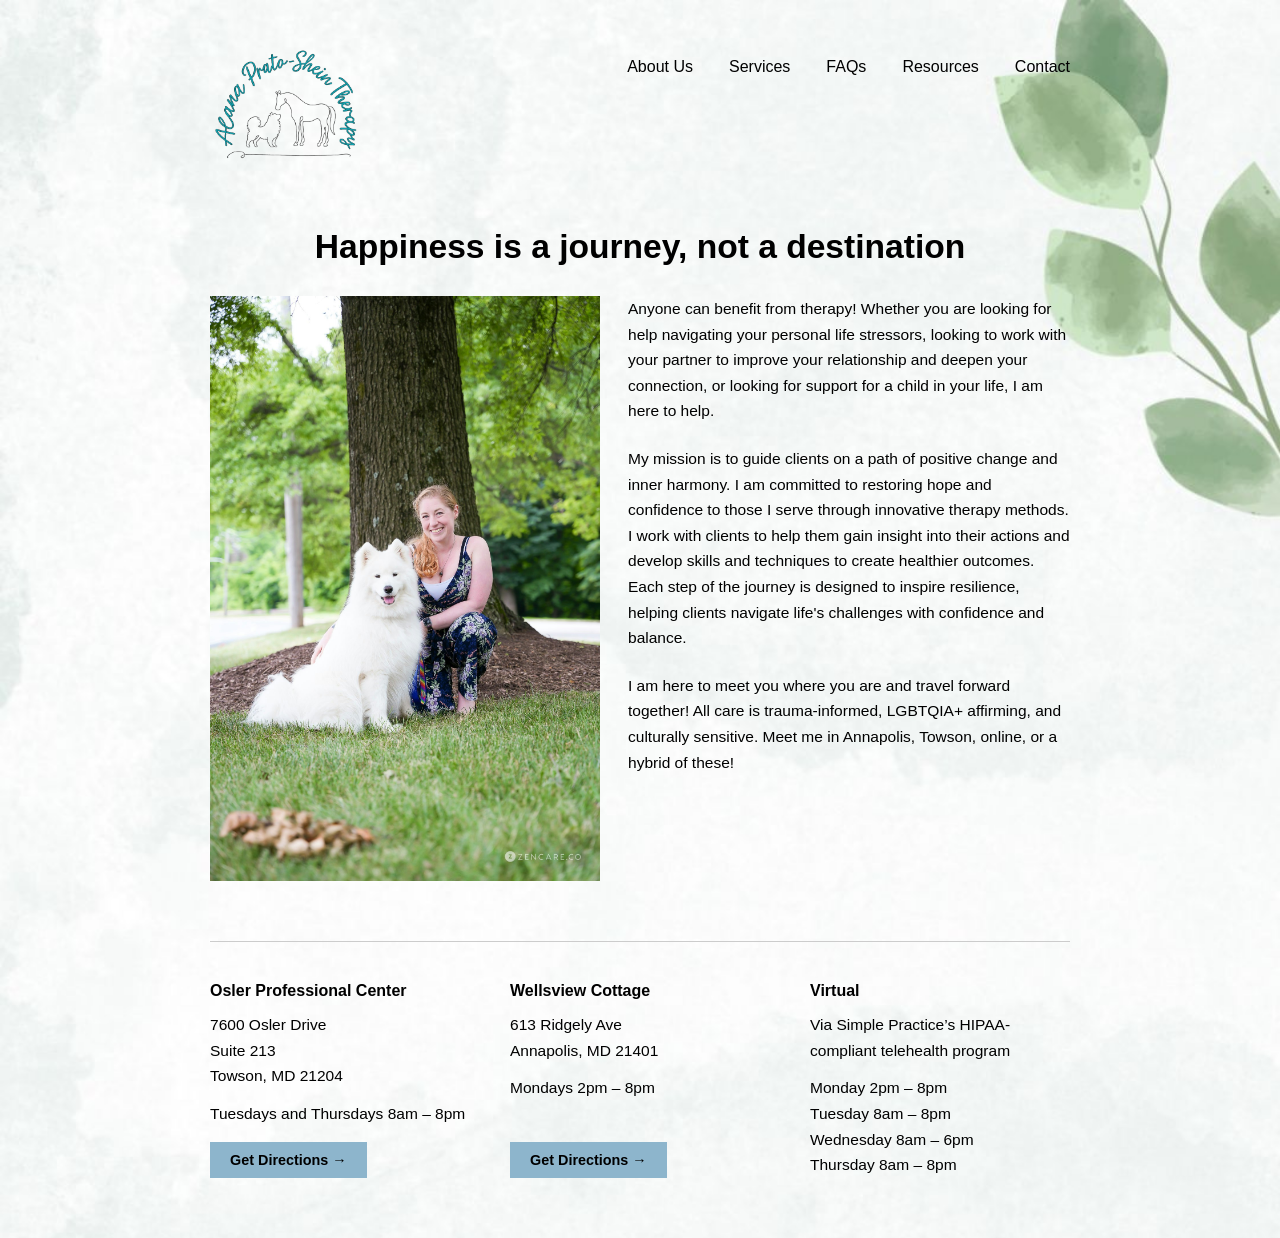
<file: index.html>
<!DOCTYPE html>
<html lang="en">
<head>
    <meta charset="UTF-8">
    <meta name="viewport" content="width=device-width, initial-scale=1.0">
    <meta name="referrer" content="no-referrer">
    <title>Alana Prato-Shein Therapy</title>
    <link rel="icon" type="image/png" href="favicon.png">
    <link rel="stylesheet" href="styles.css">
    <meta http-equiv="Content-Security-Policy" content="default-src 'none'; style-src 'self'; img-src 'self'; form-action https://formspree.io/f/mlgkorbk; base-uri 'self';">
</head>
<body class="page-index">

    <header>
        <div class="logo">
            <a href="/">
                <img src="logofinal.png" alt="Alana Prato-Shein Therapy">
            </a>
        </div>

        <nav>
            <a href="about.html">About Us</a>
            <a href="services.html">Services</a>
            <a href="faqs.html">FAQs</a>
            <a href="resources.html">Resources</a>
            <a href="contact.html">Contact</a>
        </nav>
    </header>

    <main>
        <h1>Happiness is a journey, not a destination</h1>

        <div class="content">
            <div class="photo">
                <img src="alana-and-dog.jpg" alt="Alana Prato-Shein with her dog">
            </div>

            <div class="text">
                <p>Anyone can benefit from therapy! Whether you are looking for help navigating your personal life stressors, looking to work with your partner to improve your relationship and deepen your connection, or looking for support for a child in your life, I am here to help.</p>

                <p>My mission is to guide clients on a path of positive change and inner harmony. I am committed to restoring hope and confidence to those I serve through innovative therapy methods. I work with clients to help them gain insight into their actions and develop skills and techniques to create healthier outcomes. Each step of the journey is designed to inspire resilience, helping clients navigate life's challenges with confidence and balance.</p>

                <p>I am here to meet you where you are and travel forward together! All care is trauma-informed, LGBTQIA+ affirming, and culturally sensitive. Meet me in Annapolis, Towson, online, or a hybrid of these!</p>
            </div>
        </div>

        <div class="locations">
            <div class="location">
                <h3>Osler Professional Center</h3>
                <address>
                    7600 Osler Drive<br>
                    Suite 213<br>
                    Towson, MD 21204
                </address>
                <div class="hours">
                    Tuesdays and Thursdays 8am &ndash; 8pm
                </div>
                <div class="map-link">
                    <a class="map-directions" href="https://maps.google.com/maps?q=7600+Osler+Drive+Suite+213+Towson+MD+21204" target="_blank" rel="noopener noreferrer">Get Directions &rarr;</a>
                </div>
            </div>

            <div class="location">
                <h3>Wellsview Cottage</h3>
                <address>
                    613 Ridgely Ave<br>
                    Annapolis, MD 21401
                </address>
                <div class="hours">
                    Mondays 2pm &ndash; 8pm
                </div>
                <div class="map-link">
                    <a class="map-directions" href="https://maps.google.com/maps?q=613+Ridgely+Ave+Annapolis+MD+21401" target="_blank" rel="noopener noreferrer">Get Directions &rarr;</a>
                </div>
            </div>

            <div class="location">
                <h3>Virtual</h3>
                <address>
                    Via Simple Practice&rsquo;s HIPAA-compliant telehealth program
                </address>
                <div class="hours">
                    Monday 2pm &ndash; 8pm<br>
                    Tuesday 8am &ndash; 8pm<br>
                    Wednesday 8am &ndash; 6pm<br>
                    Thursday 8am &ndash; 8pm
                </div>
            </div>
        </div>
    </main>

</body>
</html>
</file>
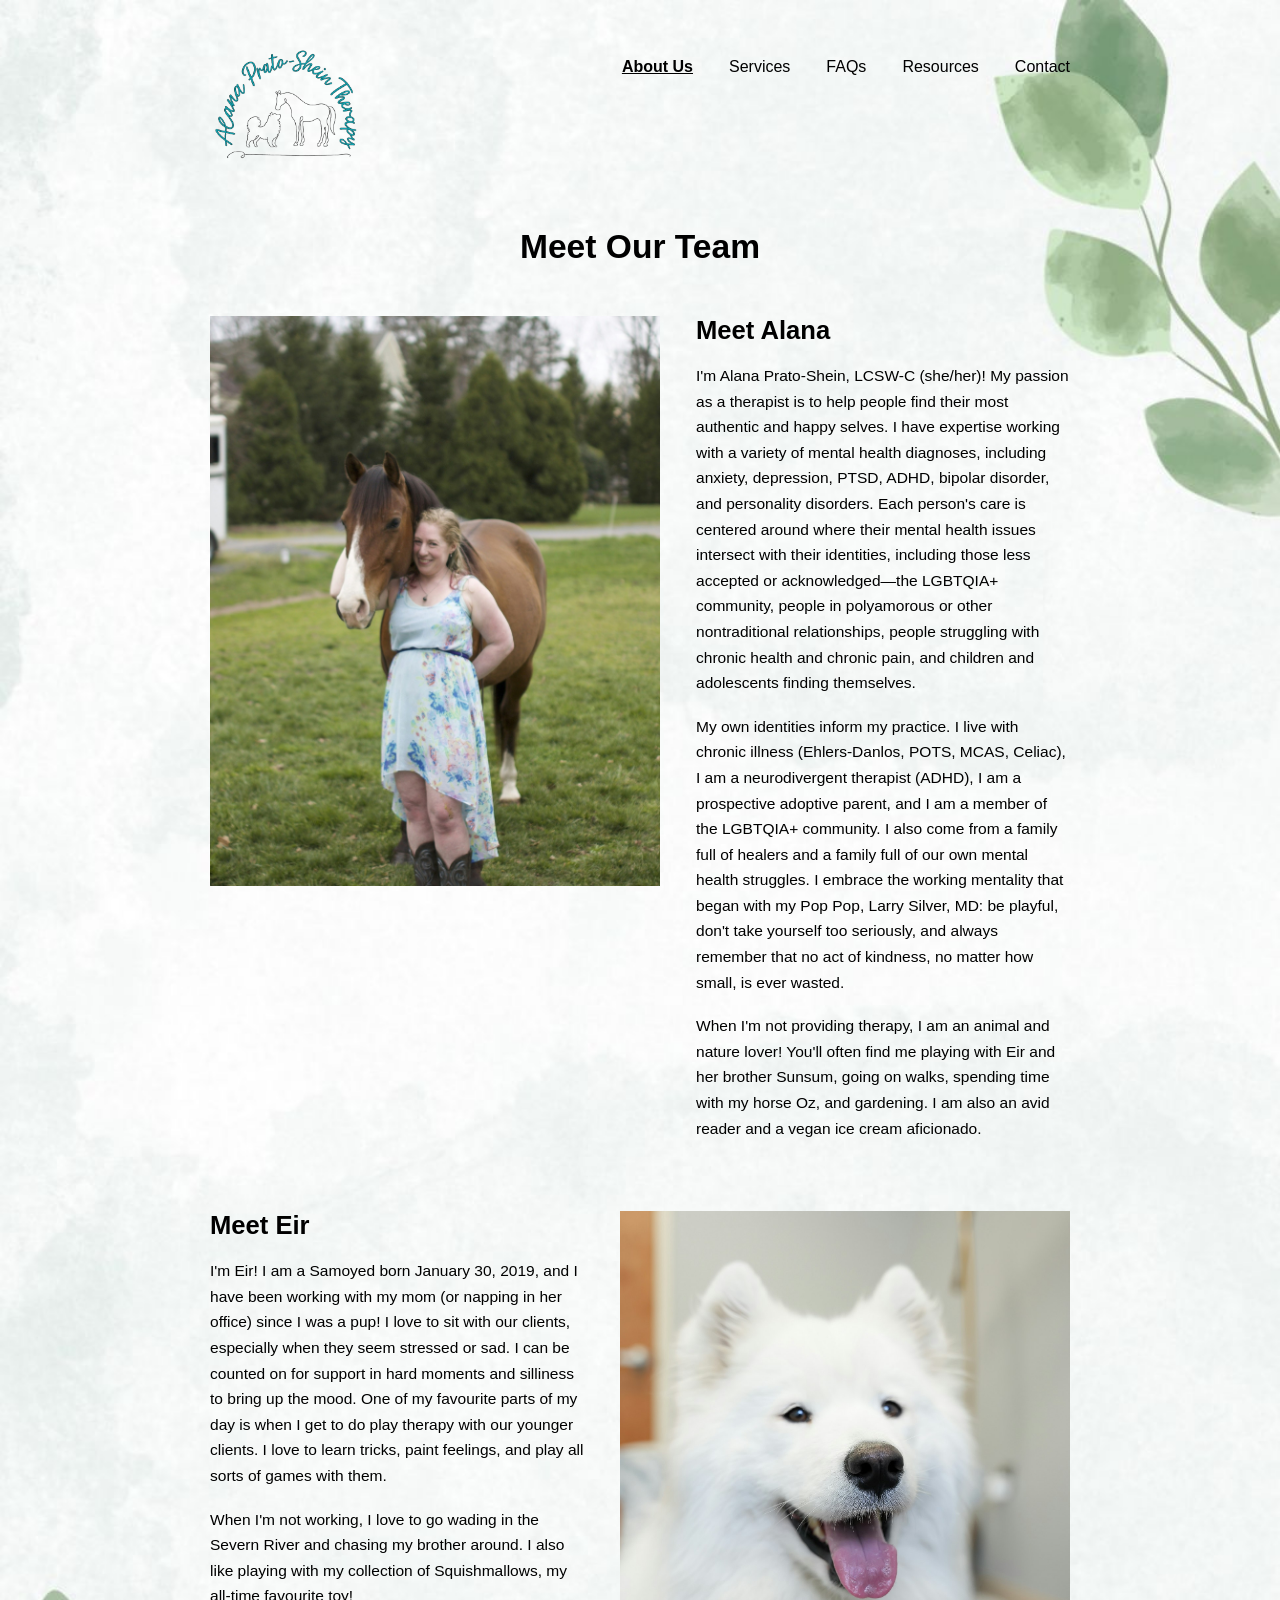
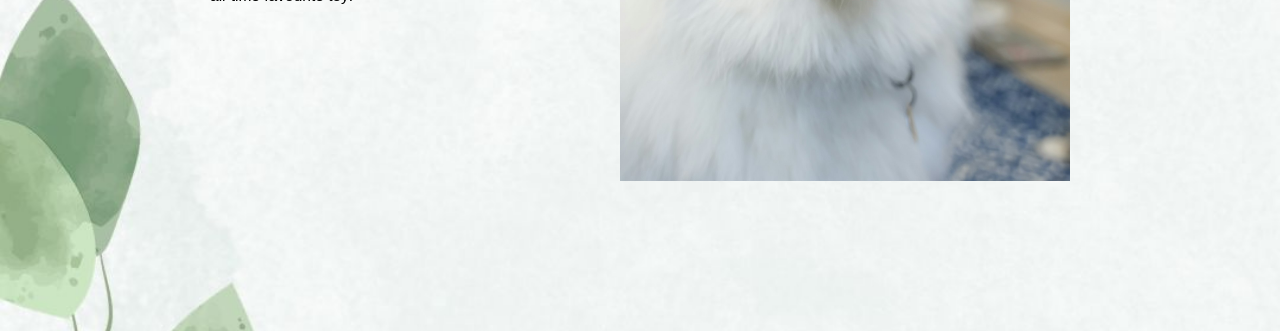
<file: about.html>
<!DOCTYPE html>
<html lang="en">
<head>
    <meta charset="UTF-8">
    <meta name="viewport" content="width=device-width, initial-scale=1.0">
    <meta name="referrer" content="no-referrer">
    <title>About Us – Alana Prato-Shein Therapy</title>
    <link rel="icon" type="image/png" href="favicon.png">
    <link rel="stylesheet" href="styles.css">
    <meta http-equiv="Content-Security-Policy" content="default-src 'none'; style-src 'self'; img-src 'self'; form-action https://formspree.io/f/mlgkorbk; base-uri 'self';">
</head>
<body>

    <header>
        <div class="logo">
            <a href="index.html">
                <img src="logofinal.png" alt="Alana Prato-Shein Therapy">
            </a>
        </div>

        <nav>
            <a href="about.html" class="active">About Us</a>
            <a href="services.html">Services</a>
            <a href="faqs.html">FAQs</a>
            <a href="resources.html">Resources</a>
            <a href="contact.html">Contact</a>
        </nav>
    </header>

    <main>
        <h1>Meet Our Team</h1>

        <!-- Alana: photo left, text right -->
        <div class="profile">
            <div class="profile-photo">
                <img src="alana-with-oz.jpg" alt="Alana Prato-Shein with her horse Oz">
            </div>
            <div class="profile-text">
                <h2>Meet Alana</h2>
                <p>I'm Alana Prato-Shein, LCSW-C (she/her)! My passion as a therapist is to help people find their most authentic and happy selves. I have expertise working with a variety of mental health diagnoses, including anxiety, depression, PTSD, ADHD, bipolar disorder, and personality disorders. Each person's care is centered around where their mental health issues intersect with their identities, including those less accepted or acknowledged&mdash;the LGBTQIA+ community, people in polyamorous or other nontraditional relationships, people struggling with chronic health and chronic pain, and children and adolescents finding themselves.</p>
                <p>My own identities inform my practice. I live with chronic illness (Ehlers-Danlos, POTS, MCAS, Celiac), I am a neurodivergent therapist (ADHD), I am a prospective adoptive parent, and I am a member of the LGBTQIA+ community. I also come from a family full of healers and a family full of our own mental health struggles. I embrace the working mentality that began with my Pop Pop, Larry Silver, MD: be playful, don't take yourself too seriously, and always remember that no act of kindness, no matter how small, is ever wasted.</p>
                <p>When I'm not providing therapy, I am an animal and nature lover! You'll often find me playing with Eir and her brother Sunsum, going on walks, spending time with my horse Oz, and gardening. I am also an avid reader and a vegan ice cream aficionado.</p>
            </div>
        </div>

        <!-- Eir: text left, photo right -->
        <div class="profile reverse">
            <div class="profile-photo">
                <img src="eir.jpg" alt="Eir the Samoyed therapy dog">
            </div>
            <div class="profile-text">
                <h2>Meet Eir</h2>
                <p>I'm Eir! I am a Samoyed born January 30, 2019, and I have been working with my mom (or napping in her office) since I was a pup! I love to sit with our clients, especially when they seem stressed or sad. I can be counted on for support in hard moments and silliness to bring up the mood. One of my favourite parts of my day is when I get to do play therapy with our younger clients. I love to learn tricks, paint feelings, and play all sorts of games with them.</p>
                <p>When I'm not working, I love to go wading in the Severn River and chasing my brother around. I also like playing with my collection of Squishmallows, my all-time favourite toy!</p>
            </div>
        </div>
    </main>

</body>
</html>
</file>
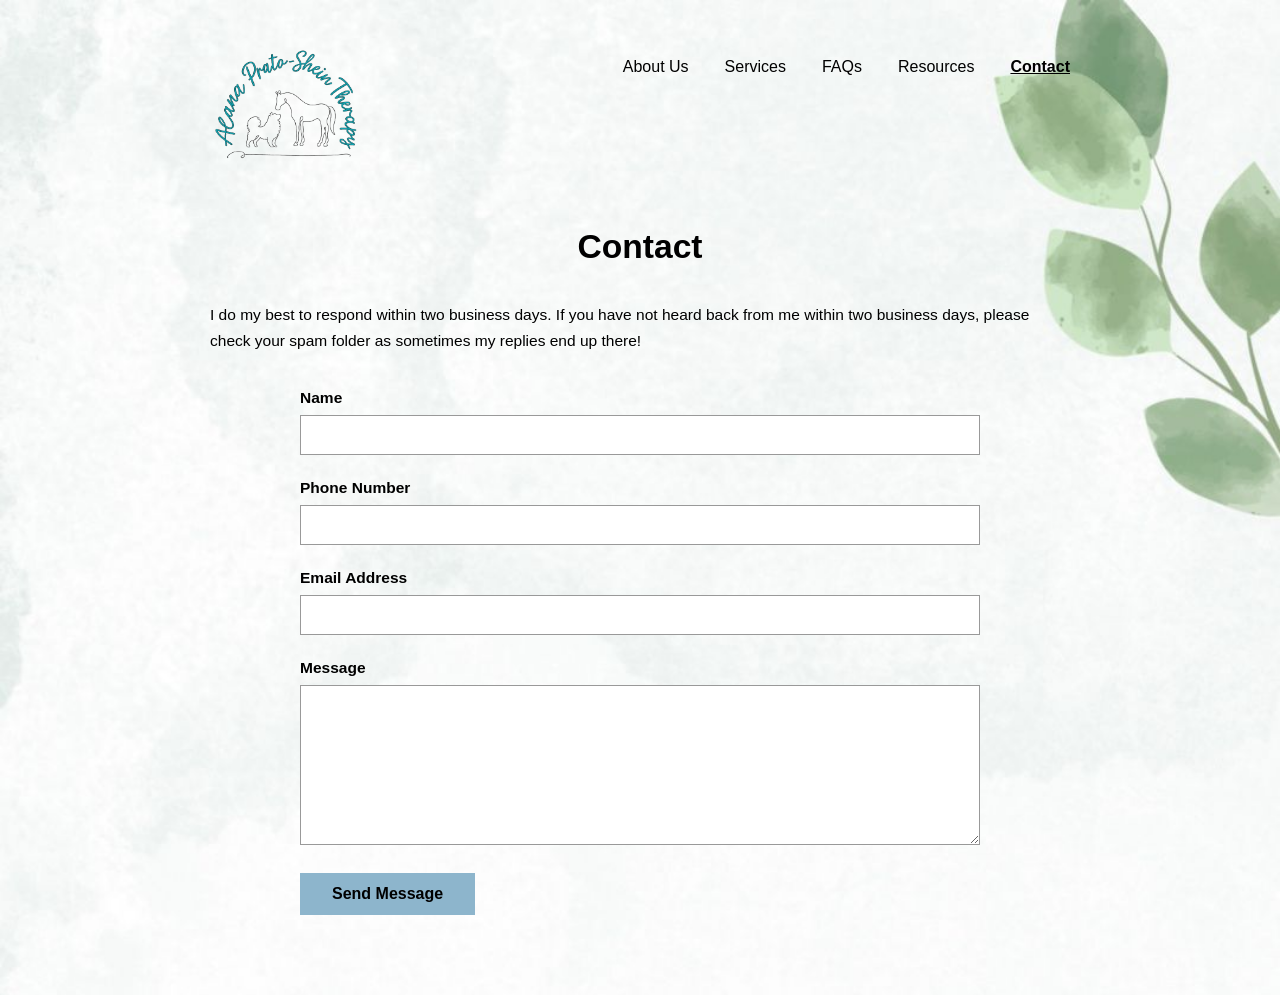
<file: contact.html>
<!DOCTYPE html>
<html lang="en">
<head>
    <meta charset="UTF-8">
    <meta name="viewport" content="width=device-width, initial-scale=1.0">
    <meta name="referrer" content="no-referrer">
    <title>Contact – Alana Prato-Shein Therapy</title>
    <link rel="icon" type="image/png" href="favicon.png">
    <link rel="stylesheet" href="styles.css">
    <meta http-equiv="Content-Security-Policy" content="default-src 'none'; style-src 'self'; img-src 'self'; form-action https://formspree.io/f/mlgkorbk; base-uri 'self';">
</head>
<body class="page-contact">

    <header>
        <div class="logo">
            <a href="index.html">
                <img src="logofinal.png" alt="Alana Prato-Shein Therapy">
            </a>
        </div>

        <nav>
            <a href="about.html">About Us</a>
            <a href="services.html">Services</a>
            <a href="faqs.html">FAQs</a>
            <a href="resources.html">Resources</a>
            <a href="contact.html" class="active">Contact</a>
        </nav>
    </header>

    <main>
        <h1>Contact</h1>

        <p class="contact-intro">I do my best to respond within two business days. If you have not heard back from me within two business days, please check your spam folder as sometimes my replies end up there!</p>

        <form class="contact-form" method="POST" action="https://formspree.io/f/mlgkorbk">

            <div class="form-group">
                <label for="name">Name</label>
                <input type="text" id="name" name="name" required>
            </div>

            <div class="form-group">
                <label for="phone">Phone Number</label>
                <input type="tel" id="phone" name="phone" required>
            </div>

            <div class="form-group">
                <label for="email">Email Address</label>
                <input type="email" id="email" name="email" required>
            </div>

            <div class="form-group">
                <label for="message">Message</label>
                <textarea id="message" name="message" required></textarea>
            </div>

            <input type="text" name="_gotcha" class="honeypot" tabindex="-1" autocomplete="off">

            <button type="submit" class="form-submit">Send Message</button>

        </form>
    </main>

</body>
</html>
</file>
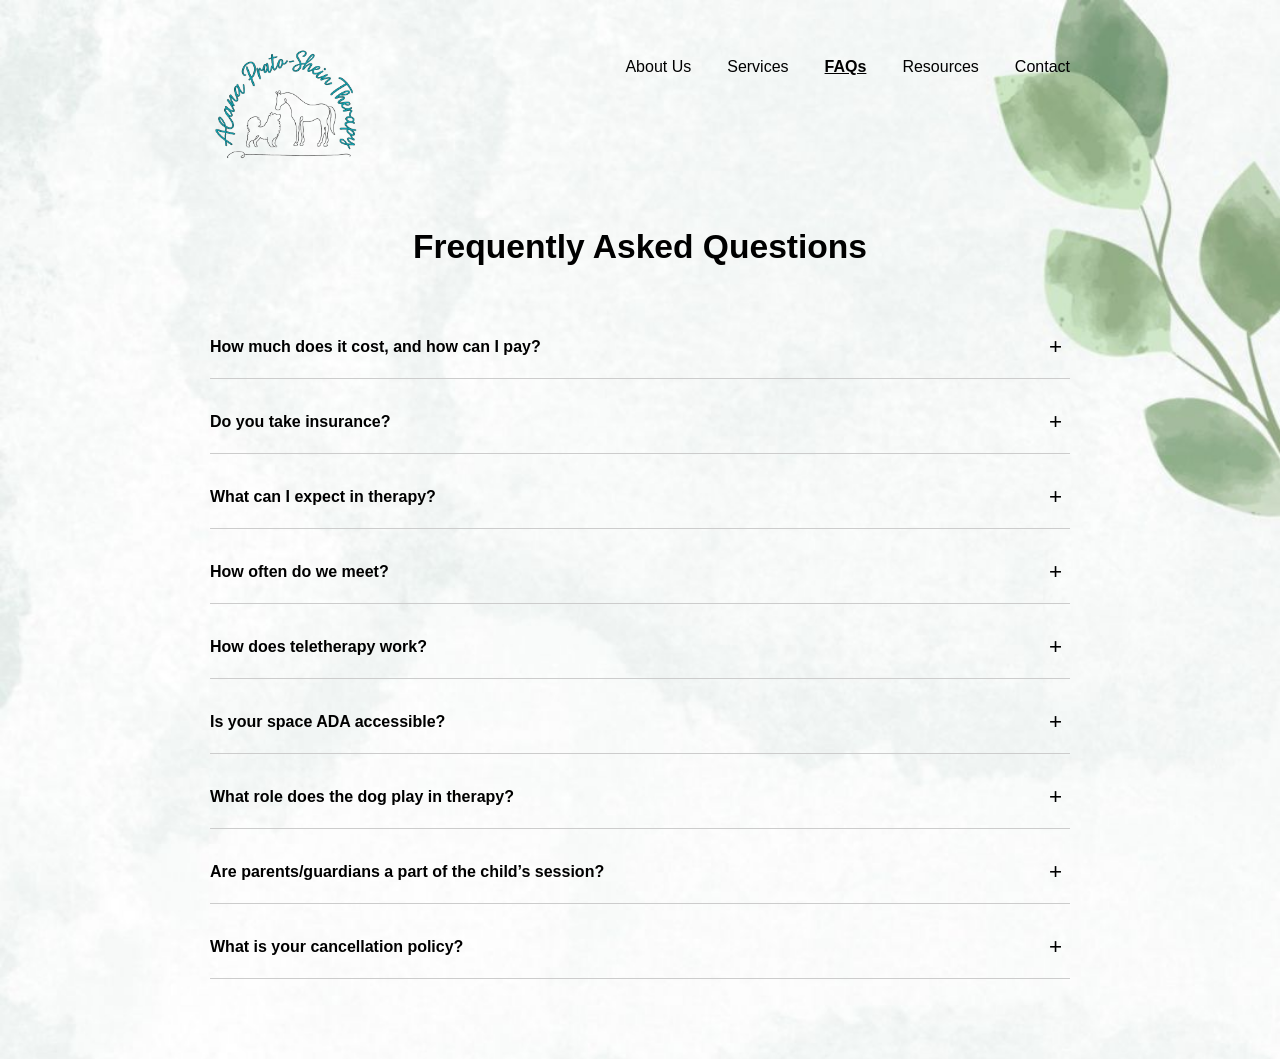
<file: faqs.html>
<!DOCTYPE html>
<html lang="en">
<head>
    <meta charset="UTF-8">
    <meta name="viewport" content="width=device-width, initial-scale=1.0">
    <meta name="referrer" content="no-referrer">
    <title>FAQs – Alana Prato-Shein Therapy</title>
    <link rel="icon" type="image/png" href="favicon.png">
    <link rel="stylesheet" href="styles.css">
    <meta http-equiv="Content-Security-Policy" content="default-src 'none'; style-src 'self'; img-src 'self'; form-action https://formspree.io/f/mlgkorbk; base-uri 'self';">
</head>
<body>

    <header>
        <div class="logo">
            <a href="index.html">
                <img src="logofinal.png" alt="Alana Prato-Shein Therapy">
            </a>
        </div>

        <nav>
            <a href="about.html">About Us</a>
            <a href="services.html">Services</a>
            <a href="faqs.html" class="active">FAQs</a>
            <a href="resources.html">Resources</a>
            <a href="contact.html">Contact</a>
        </nav>
    </header>

    <main>
        <h1>Frequently Asked Questions</h1>

        <div class="faq-list">

            <details>
                <summary>How much does it cost, and how can I pay?</summary>
                <div class="faq-body">
                    <p>Intake sessions for individual clients cost $200, and all sessions following the intake cost $185 per session. All couples sessions cost $250 per session. I have a limited number of sliding scale spaces available&mdash;if cost is a prohibitive factor, let&rsquo;s talk and see if we can find a solution.</p>
                    <p>If you are paying by card (to include debit cards, HSA, FSA, etc.) there is a small fee to counter the surcharge for the program Stripe. This fee is $3 for charges between $100 and $199 and $5 for charges between $200 and $299.</p>
                </div>
            </details>

            <details>
                <summary>Do you take insurance?</summary>
                <div class="faq-body">
                    <p>I am an &ldquo;out-of-network&rdquo; provider and do not accept insurance at my practice. If you have out-of-network benefits, I am happy to provide a superbill after each session, which you can submit to your insurance for reimbursement. To find out about your benefits, I recommend calling the customer service number on the back of your insurance card and asking them the following questions:</p>
                    <ul>
                        <li>What is my co-insurance or copay for out-of-network sessions?</li>
                        <li>What is my out-of-network deductible and has it been met?</li>
                        <li>What is my out-of-pocket max and has it been met?</li>
                        <li>How many sessions does my plan cover per year?</li>
                        <li>What is the out-of-network allowed amount per individual therapy session (CPT code 90837) / family (couples) therapy (CPT code 90847)?</li>
                        <li>Do I need a referral from an in-network provider to see an out-of-network provider?</li>
                    </ul>
                </div>
            </details>

            <details>
                <summary>What can I expect in therapy?</summary>
                <div class="faq-body">
                    <p>Sessions are based on the individual or individuals and vary! In talk therapy, much of my focus is on examining relationships and behavioral patterns from your earlier life, exploring how this informs your current relationships and behaviors, and developing skills to help manage symptoms and change patterns.</p>
                    <p>Play therapy works and looks quite different. While we might do some talking to process the experience and piece things together, a lot of the therapy comes from the expression and the metaphors within the play! Similarly, a lot of the skills arise as part of the games we play.</p>
                </div>
            </details>

            <details>
                <summary>How often do we meet?</summary>
                <div class="faq-body">
                    <p>This is also different for everyone! Most of my individual patients meet once a week or every other week. Most couples meet every other week to once a month. I often recommend more frequency at the beginning of our work or when you are in a particularly difficult time, and then spacing our sessions a bit farther apart as you begin to feel you are in a better space.</p>
                </div>
            </details>

            <details>
                <summary>How does teletherapy work?</summary>
                <div class="faq-body">
                    <p>I utilize a telehealth platform through Simple Practice, the same program you will have access to for your documents and appointment reminders! This program is HIPAA-compliant and can be used on a computer, phone, or tablet. You will receive a link for the video appointment approximately 5&ndash;10 minutes prior to your session. I ask that, unless we have previously discussed this, your camera be on for the session so that we can both be fully engaged.</p>
                </div>
            </details>

            <details>
                <summary>Is your space ADA accessible?</summary>
                <div class="faq-body">
                    <p>The Towson office is fully ADA accessible. The Annapolis office does have stairs to our normal room&mdash;if this creates a problem for you, there are other spaces available that we can use! Please let me know in advance so I can accommodate your needs.</p>
                </div>
            </details>

            <details>
                <summary>What role does the dog play in therapy?</summary>
                <div class="faq-body">
                    <p>For talk therapy sessions, Eir is there more as a comfort and support. Her reactions can also provide feedback to the emotions you are expressing, whether or not you are conscious of them!</p>
                    <p>In canine-assisted play therapy, Eir takes a more active role. She is often directly involved in the activities the child is engaged in. This involvement is intentional and a part of the therapy.</p>
                    <p>Eir will always have a space in the office where she can go to rest and disengage if she needs to. Clients are made aware that when she goes to this space, we respect her boundaries and wait for her to choose to re-engage. Eir will always have access to water and potty breaks when at the office.</p>
                </div>
            </details>

            <details>
                <summary>Are parents/guardians a part of the child&rsquo;s session?</summary>
                <div class="faq-body">
                    <p>With younger kids in play therapy, accompanying adults will always be invited into the first session to allow the child to become comfortable in a new space. When the child is comfortable, they are allowed to boot you out! Some activities may include the family if it is therapeutically appropriate. If concerning patterns arise, I will reserve the end of the session for talking to the adult(s) (with or without the child present).</p>
                    <p>For older children and teens, I like to invite the adults into the initial session so we can all go over confidentiality together. While confidentiality laws do not prevent parents/guardians from accessing their child&rsquo;s information, I feel it is important for the child to have some autonomy in their own therapy. In this initial session, we will discuss things that I will inform their adults about (self-harm, behavior that is endangering their safety, suicidality that requires a higher level of care) and how they can be a part of this information sharing.</p>
                </div>
            </details>

            <details>
                <summary>What is your cancellation policy?</summary>
                <div class="faq-body">
                    <p>Life happens! I ask that all sessions be cancelled at least 24 hours prior to the session&rsquo;s scheduled start time. Canceling before this window carries no cancellation fee. Late cancellations and no-shows will be charged the full session price unless they are able to reschedule for the same week.</p>
                    <p>I understand that emergencies arise and do my best to be flexible in those situations. I also understand that people with chronic health issues can also have symptoms arise very abruptly. Communication is key! The sooner you let me know what is going on, the better I can work with you to find a solution.</p>
                </div>
            </details>

        </div>
    </main>

</body>
</html>
</file>
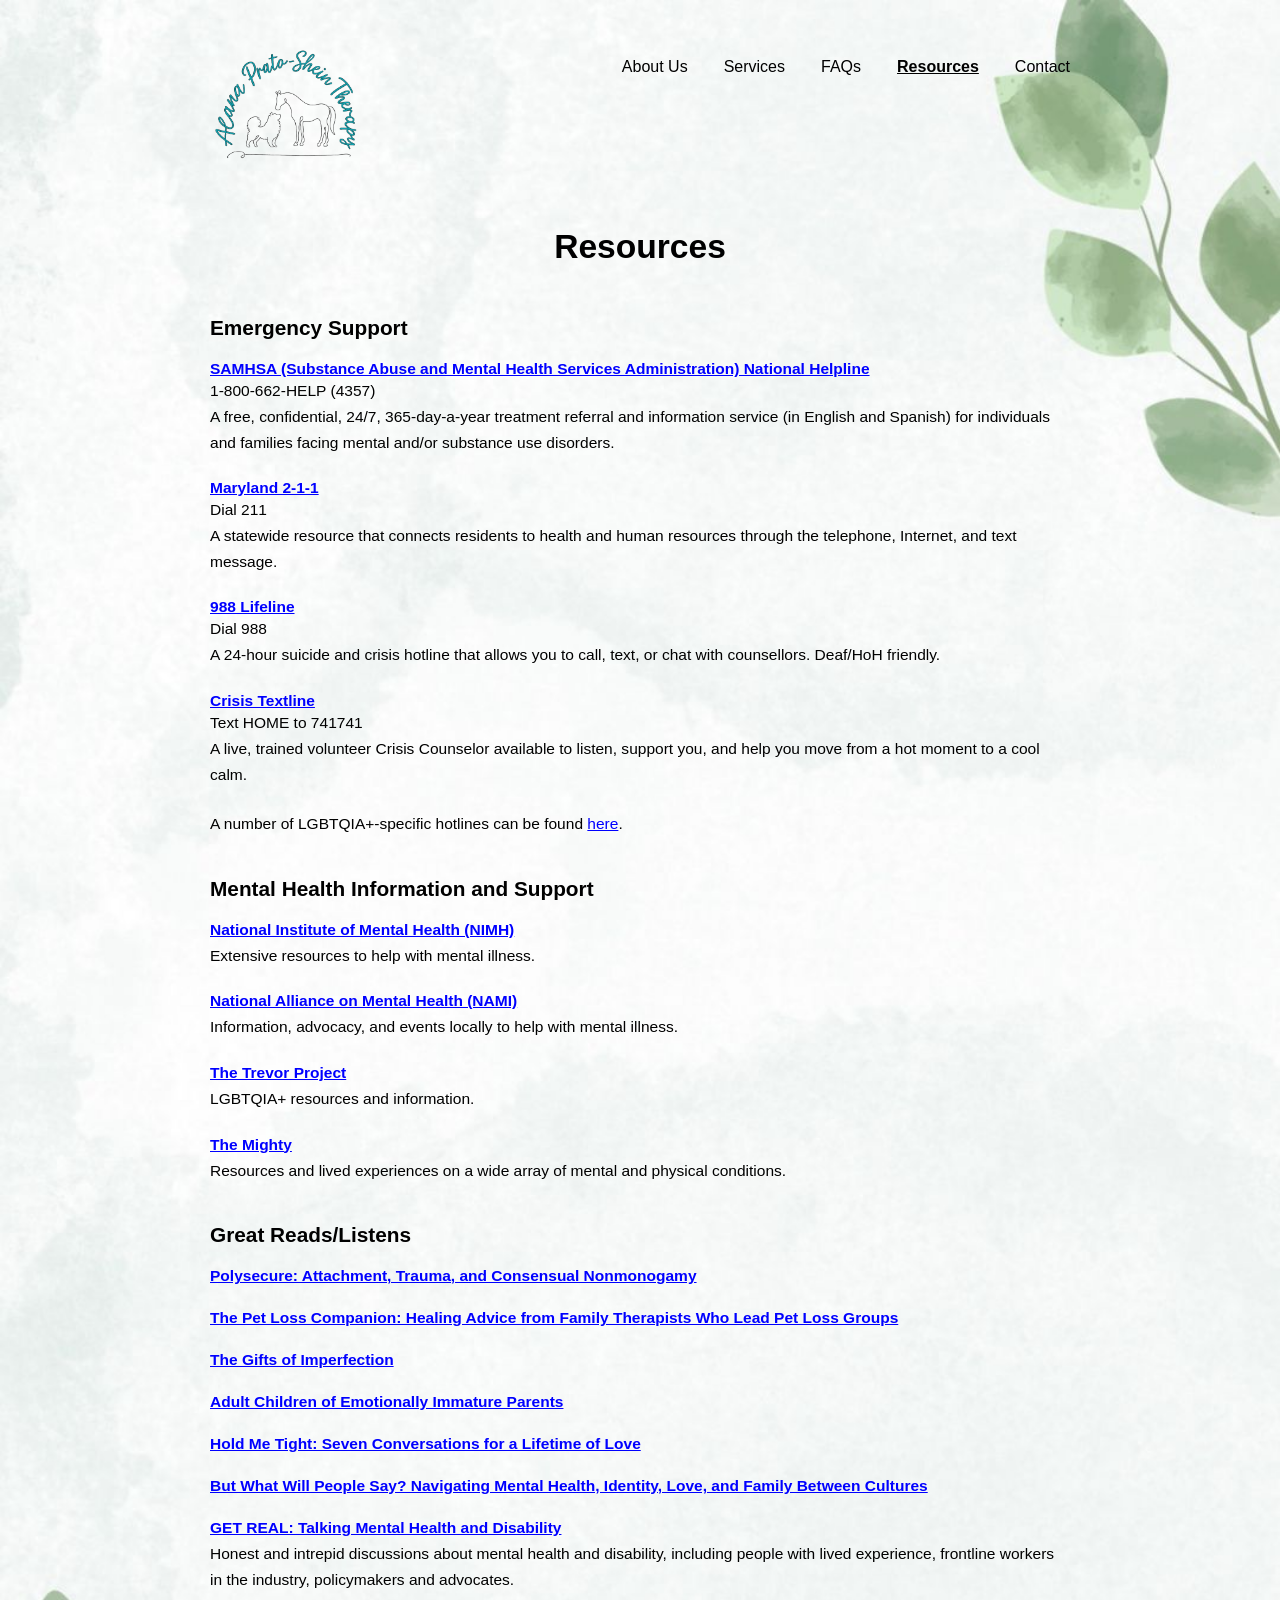
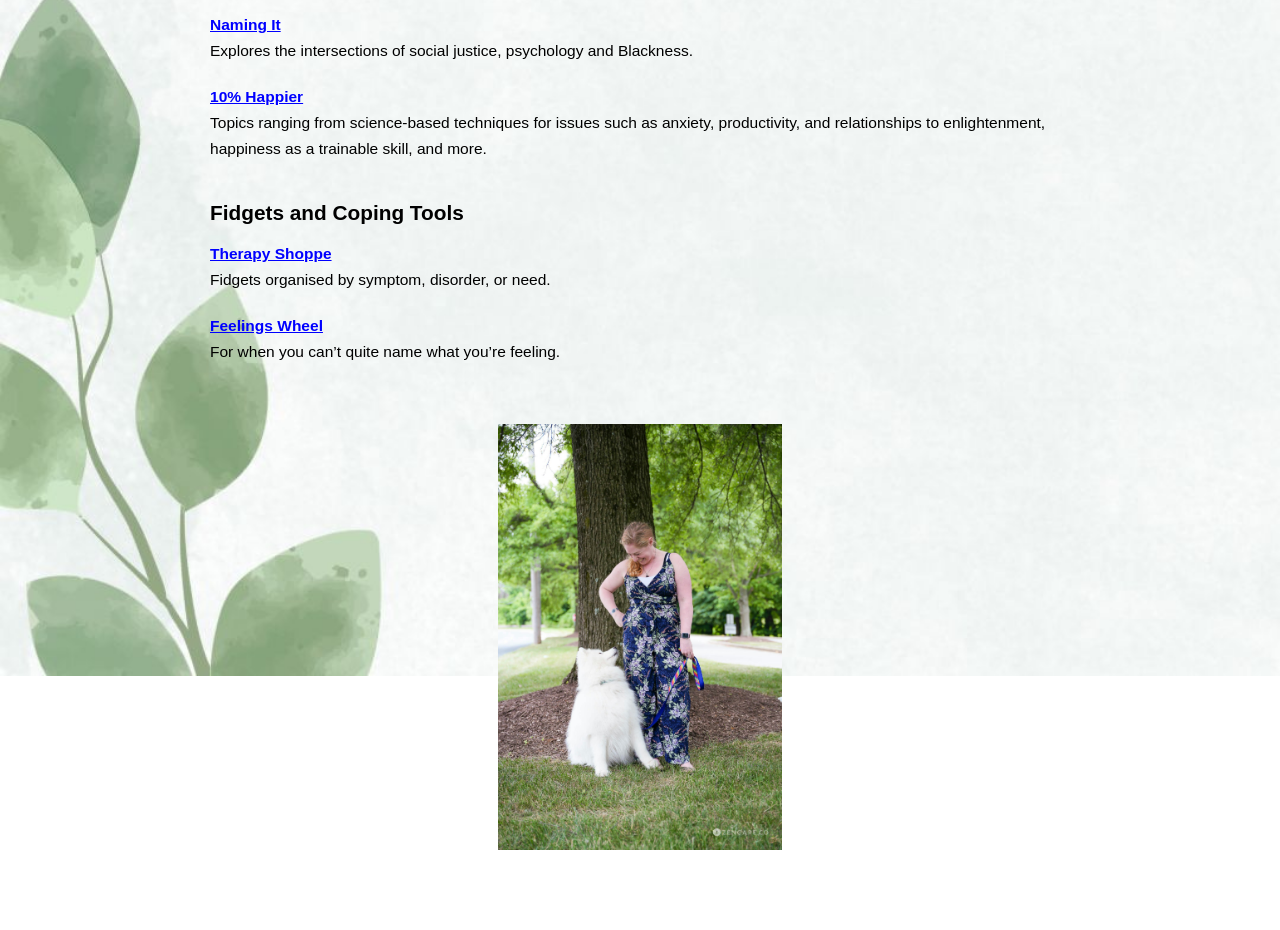
<file: resources.html>
<!DOCTYPE html>
<html lang="en">
<head>
    <meta charset="UTF-8">
    <meta name="viewport" content="width=device-width, initial-scale=1.0">
    <meta name="referrer" content="no-referrer">
    <title>Resources – Alana Prato-Shein Therapy</title>
    <link rel="icon" type="image/png" href="favicon.png">
    <link rel="stylesheet" href="styles.css">
    <meta http-equiv="Content-Security-Policy" content="default-src 'none'; style-src 'self'; img-src 'self'; form-action https://formspree.io/f/mlgkorbk; base-uri 'self';">
</head>
<body>

    <header>
        <div class="logo">
            <a href="index.html">
                <img src="logofinal.png" alt="Alana Prato-Shein Therapy">
            </a>
        </div>

        <nav>
            <a href="about.html">About Us</a>
            <a href="services.html">Services</a>
            <a href="faqs.html">FAQs</a>
            <a href="resources.html" class="active">Resources</a>
            <a href="contact.html">Contact</a>
        </nav>
    </header>

    <main>
        <h1>Resources</h1>

        <h2>Emergency Support</h2>

        <div class="resource-entry">
            <div class="resource-name"><a href="https://www.samhsa.gov/find-help/helplines/national-helpline" rel="noopener noreferrer">SAMHSA (Substance Abuse and Mental Health Services Administration) National Helpline</a></div>
            <div class="resource-contact">1-800-662-HELP (4357)</div>
            <div class="resource-desc">A free, confidential, 24/7, 365-day-a-year treatment referral and information service (in English and Spanish) for individuals and families facing mental and/or substance use disorders.</div>
        </div>

        <div class="resource-entry">
            <div class="resource-name"><a href="https://211md.org/resources/" rel="noopener noreferrer">Maryland 2-1-1</a></div>
            <div class="resource-contact">Dial 211</div>
            <div class="resource-desc">A statewide resource that connects residents to health and human resources through the telephone, Internet, and text message.</div>
        </div>

        <div class="resource-entry">
            <div class="resource-name"><a href="https://988lifeline.org/" rel="noopener noreferrer">988 Lifeline</a></div>
            <div class="resource-contact">Dial 988</div>
            <div class="resource-desc">A 24-hour suicide and crisis hotline that allows you to call, text, or chat with counsellors. Deaf/HoH friendly.</div>
        </div>

        <div class="resource-entry">
            <div class="resource-name"><a href="https://www.crisistextline.org/" rel="noopener noreferrer">Crisis Textline</a></div>
            <div class="resource-contact">Text HOME to 741741</div>
            <div class="resource-desc">A live, trained volunteer Crisis Counselor available to listen, support you, and help you move from a hot moment to a cool calm.</div>
        </div>

        <div class="resource-note">A number of LGBTQIA+-specific hotlines can be found <a href="https://ostem.org/page/crisis-hotlines" rel="noopener noreferrer">here</a>.</div>

        <h2>Mental Health Information and Support</h2>

        <div class="resource-entry">
            <div class="resource-name"><a href="https://www.nimh.nih.gov/health/find-help" rel="noopener noreferrer">National Institute of Mental Health (NIMH)</a></div>
            <div class="resource-desc">Extensive resources to help with mental illness.</div>
        </div>

        <div class="resource-entry">
            <div class="resource-name"><a href="https://namimd.org/about-nami-md/" rel="noopener noreferrer">National Alliance on Mental Health (NAMI)</a></div>
            <div class="resource-desc">Information, advocacy, and events locally to help with mental illness.</div>
        </div>

        <div class="resource-entry">
            <div class="resource-name"><a href="https://www.thetrevorproject.org/" rel="noopener noreferrer">The Trevor Project</a></div>
            <div class="resource-desc">LGBTQIA+ resources and information.</div>
        </div>

        <div class="resource-entry">
            <div class="resource-name"><a href="https://themighty.com/" rel="noopener noreferrer">The Mighty</a></div>
            <div class="resource-desc">Resources and lived experiences on a wide array of mental and physical conditions.</div>
        </div>

        <h2>Great Reads/Listens</h2>

        <div class="resource-entry">
            <div class="resource-name"><a href="https://bookshop.org/p/books/polysecure-attachment-trauma-and-consensual-nonmonogamy-jessica-fern/3871723b9baf49f9?ean=9781944934989&next=t" rel="noopener noreferrer">Polysecure: Attachment, Trauma, and Consensual Nonmonogamy</a></div>
        </div>

        <div class="resource-entry">
            <div class="resource-name"><a href="https://bookshop.org/p/books/the-pet-loss-companion-healing-advice-from-family-therapists-who-lead-pet-loss-groups/8010439792c26d37?ean=9781484918265&next=t" rel="noopener noreferrer">The Pet Loss Companion: Healing Advice from Family Therapists Who Lead Pet Loss Groups</a></div>
        </div>

        <div class="resource-entry">
            <div class="resource-name"><a href="https://bookshop.org/p/books/the-gifts-of-imperfection-let-go-of-who-you-think-you-re-supposed-to-be-and-embrace-who-you-are-bren-brown-ph-d-l-m-s-w/0c28b58a95a5353f?ean=9781592859894&next=t" rel="noopener noreferrer">The Gifts of Imperfection</a></div>
        </div>

        <div class="resource-entry">
            <div class="resource-name"><a href="https://bookshop.org/p/books/adult-children-of-emotionally-immature-parents-how-to-heal-from-distant-rejecting-or-self-involved-parents-psy-d-lindsay-c-gibson-psyd/c76b830ed14fe568?ean=9781626251700&next=t" rel="noopener noreferrer">Adult Children of Emotionally Immature Parents</a></div>
        </div>

        <div class="resource-entry">
            <div class="resource-name"><a href="https://bookshop.org/p/books/hold-me-tight-seven-conversations-for-a-lifetime-of-love-dr-sue-johnson/b360620c6d2a7905?ean=9780316113007&next=t" rel="noopener noreferrer">Hold Me Tight: Seven Conversations for a Lifetime of Love</a></div>
        </div>

        <div class="resource-entry">
            <div class="resource-name"><a href="https://bookshop.org/p/books/but-what-will-people-say-navigating-mental-health-identity-love-and-family-between-cultures-sahaj-kaur-kohli-maed-lgpc/ff3d95ebd10a1968?ean=9780593491195&next=t" rel="noopener noreferrer">But What Will People Say? Navigating Mental Health, Identity, Love, and Family Between Cultures</a></div>
        </div>

        <div class="resource-entry">
            <div class="resource-name"><a href="https://www.ermha.org/get-real-podcast/" rel="noopener noreferrer">GET REAL: Talking Mental Health and Disability</a></div>
            <div class="resource-desc">Honest and intrepid discussions about mental health and disability, including people with lived experience, frontline workers in the industry, policymakers and advocates.</div>
        </div>

        <div class="resource-entry">
            <div class="resource-name"><a href="https://www.namingitpodcast.com/" rel="noopener noreferrer">Naming It</a></div>
            <div class="resource-desc">Explores the intersections of social justice, psychology and Blackness.</div>
        </div>

        <div class="resource-entry">
            <div class="resource-name"><a href="https://www.meditatehappier.com/explore-happier-meditation" rel="noopener noreferrer">10% Happier</a></div>
            <div class="resource-desc">Topics ranging from science-based techniques for issues such as anxiety, productivity, and relationships to enlightenment, happiness as a trainable skill, and more.</div>
        </div>

        <h2>Fidgets and Coping Tools</h2>

        <div class="resource-entry">
            <div class="resource-name"><a href="https://therapyshoppe.com/" rel="noopener noreferrer">Therapy Shoppe</a></div>
            <div class="resource-desc">Fidgets organised by symptom, disorder, or need.</div>
        </div>

        <div class="resource-entry">
            <div class="resource-name"><a href="https://feelingswheel.com/" rel="noopener noreferrer">Feelings Wheel</a></div>
            <div class="resource-desc">For when you can&rsquo;t quite name what you&rsquo;re feeling.</div>
        </div>

        <div class="resources-photo">
            <img src="resources-photo.jpg" alt="Alana Prato-Shein with Eir">
        </div>

    </main>

</body>
</html>
</file>
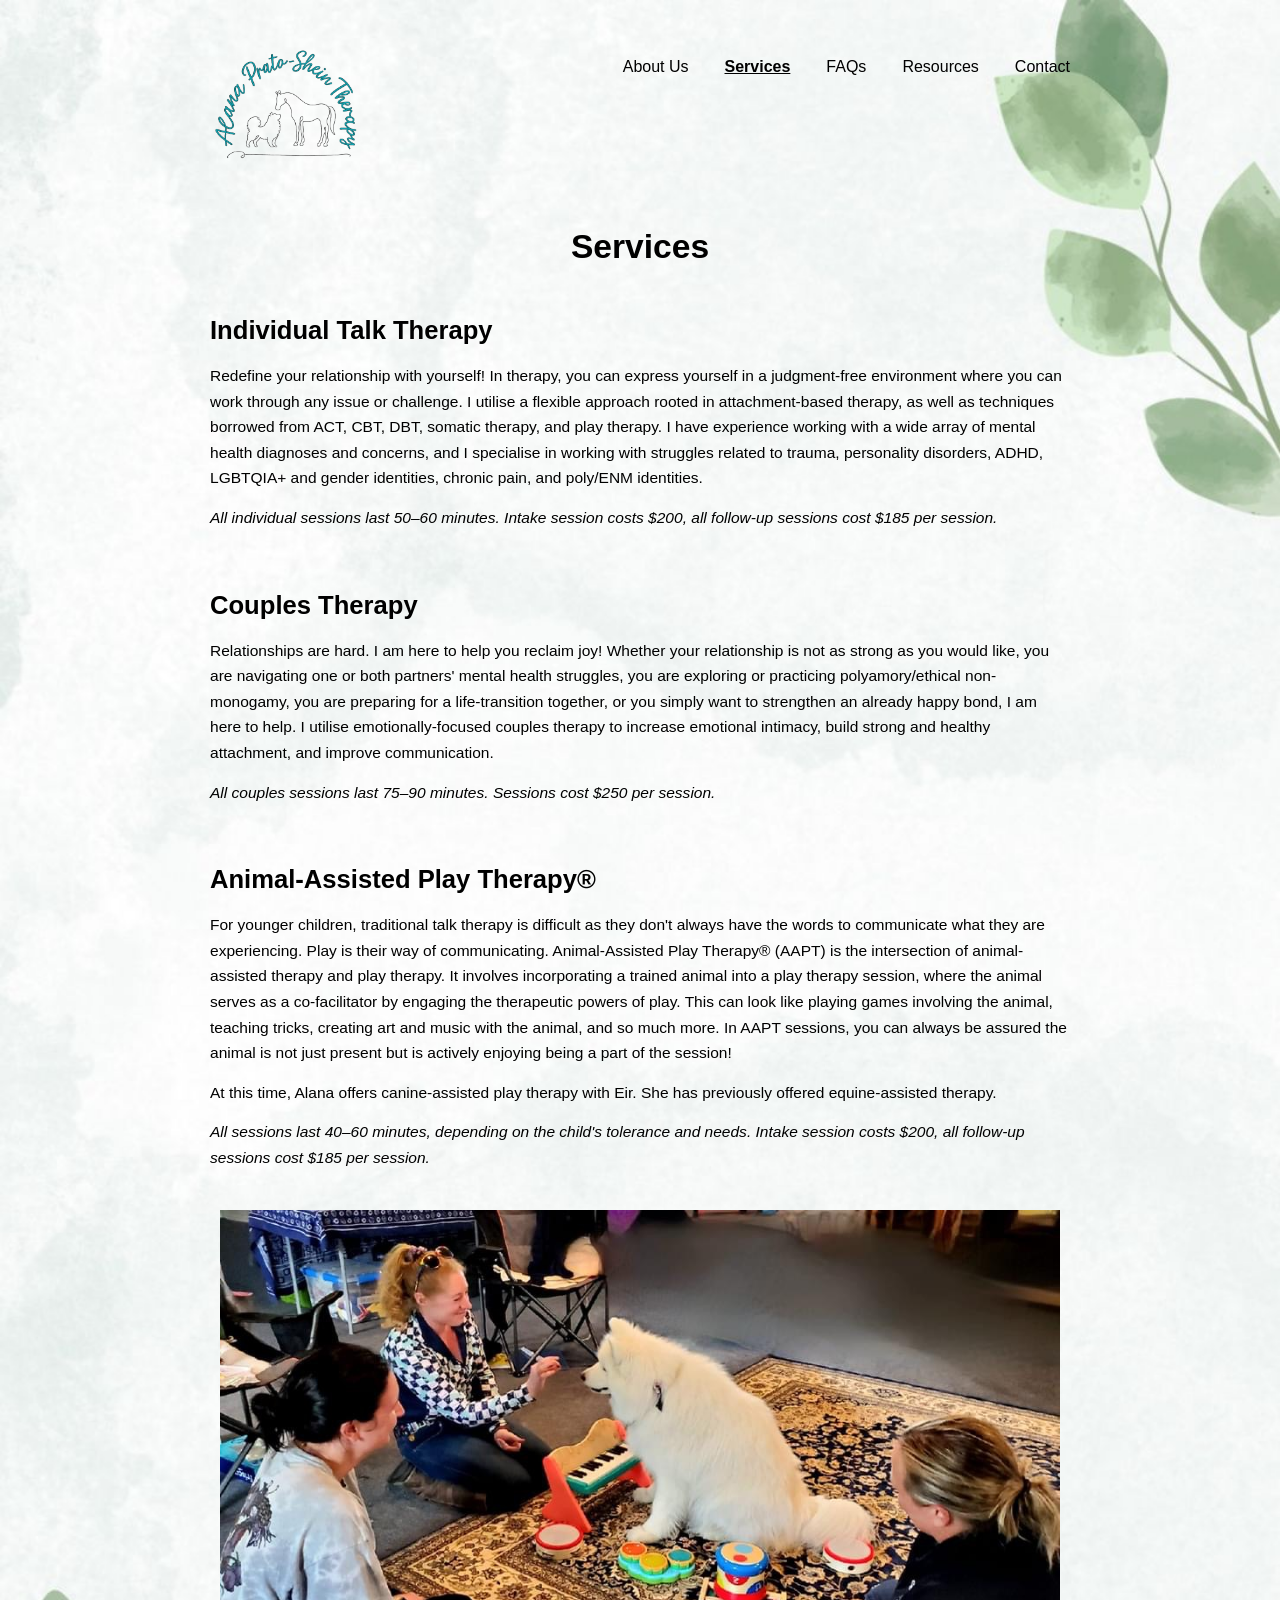
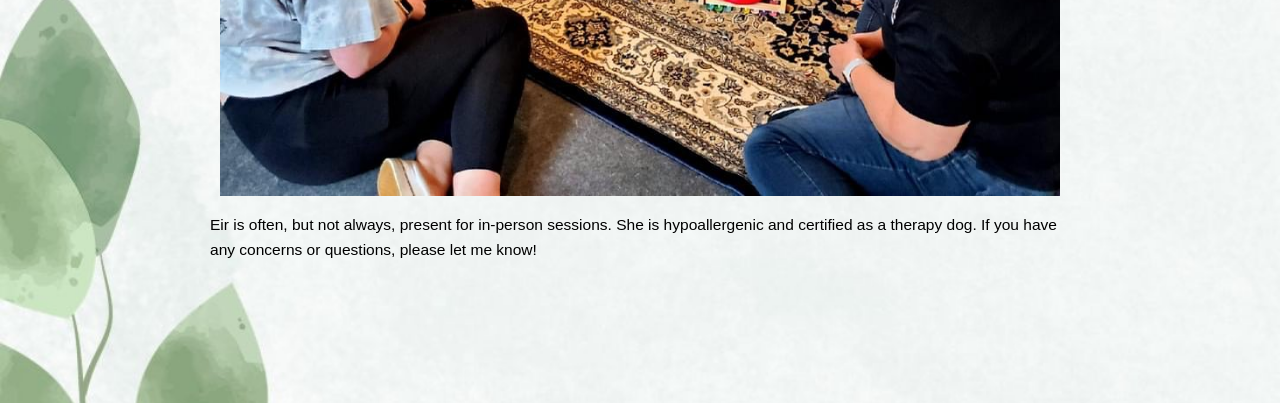
<file: services.html>
<!DOCTYPE html>
<html lang="en">
<head>
    <meta charset="UTF-8">
    <meta name="viewport" content="width=device-width, initial-scale=1.0">
    <meta name="referrer" content="no-referrer">
    <title>Services – Alana Prato-Shein Therapy</title>
    <link rel="icon" type="image/png" href="favicon.png">
    <link rel="stylesheet" href="styles.css">
    <meta http-equiv="Content-Security-Policy" content="default-src 'none'; style-src 'self'; img-src 'self'; form-action https://formspree.io/f/mlgkorbk; base-uri 'self';">
</head>
<body>

    <header>
        <div class="logo">
            <a href="index.html">
                <img src="logofinal.png" alt="Alana Prato-Shein Therapy">
            </a>
        </div>

        <nav>
            <a href="about.html">About Us</a>
            <a href="services.html" class="active">Services</a>
            <a href="faqs.html">FAQs</a>
            <a href="resources.html">Resources</a>
            <a href="contact.html">Contact</a>
        </nav>
    </header>

    <main>
        <h1>Services</h1>

        <div class="service">
            <h2>Individual Talk Therapy</h2>
            <p>Redefine your relationship with yourself! In therapy, you can express yourself in a judgment-free environment where you can work through any issue or challenge. I utilise a flexible approach rooted in attachment-based therapy, as well as techniques borrowed from ACT, CBT, DBT, somatic therapy, and play therapy. I have experience working with a wide array of mental health diagnoses and concerns, and I specialise in working with struggles related to trauma, personality disorders, ADHD, LGBTQIA+ and gender identities, chronic pain, and poly/ENM identities.</p>
            <p class="pricing">All individual sessions last 50&ndash;60 minutes. Intake session costs $200, all follow-up sessions cost $185 per session.</p>
        </div>

        <div class="service">
            <h2>Couples Therapy</h2>
            <p>Relationships are hard. I am here to help you reclaim joy! Whether your relationship is not as strong as you would like, you are navigating one or both partners' mental health struggles, you are exploring or practicing polyamory/ethical non-monogamy, you are preparing for a life-transition together, or you simply want to strengthen an already happy bond, I am here to help. I utilise emotionally-focused couples therapy to increase emotional intimacy, build strong and healthy attachment, and improve communication.</p>
            <p class="pricing">All couples sessions last 75&ndash;90 minutes. Sessions cost $250 per session.</p>
        </div>

        <div class="service">
            <h2>Animal-Assisted Play Therapy&reg;</h2>
            <p>For younger children, traditional talk therapy is difficult as they don't always have the words to communicate what they are experiencing. Play is their way of communicating. Animal-Assisted Play Therapy&reg; (AAPT) is the intersection of animal-assisted therapy and play therapy. It involves incorporating a trained animal into a play therapy session, where the animal serves as a co-facilitator by engaging the therapeutic powers of play. This can look like playing games involving the animal, teaching tricks, creating art and music with the animal, and so much more. In AAPT sessions, you can always be assured the animal is not just present but is actively enjoying being a part of the session!</p>
            <p>At this time, Alana offers canine-assisted play therapy with Eir. She has previously offered equine-assisted therapy.</p>
            <p class="pricing">All sessions last 40&ndash;60 minutes, depending on the child's tolerance and needs. Intake session costs $200, all follow-up sessions cost $185 per session.</p>

            <div class="aapt-photo">
                <img src="eir-play-therapy.jpg" alt="Eir participating in a play therapy session with clients">
                <p>Eir is often, but not always, present for in-person sessions. She is hypoallergenic and certified as a therapy dog. If you have any concerns or questions, please let me know!</p>
            </div>
        </div>

    </main>

</body>
</html>
</file>
<file: styles.css>
/* Reset */
* {
    margin: 0;
    padding: 0;
    box-sizing: border-box;
}

/* Base */
body {
    font-family: Verdana, Geneva, sans-serif;
    background: url('nature.jpg') no-repeat top center fixed;
    background-size: 100% auto;
    color: #000;
}

/* Header */
header {
    display: flex;
    align-items: flex-start;
    justify-content: space-between;
    padding: 30px 50px;
    max-width: 75%;
    margin: 0 auto;
}

.logo a {
    text-decoration: none;
    color: #000;
}

.logo img {
    width: 158px;
    height: auto;
    display: block;
}

/* Nav */
nav {
    display: flex;
    align-items: center;
    gap: 36px;
    padding-top: 28px;
}

nav a {
    text-decoration: none;
    color: #000;
    font-size: 1rem;
}

nav a:visited {
    color: #000;
}

nav a:hover {
    text-decoration: underline;
}

nav a.active {
    font-weight: bold;
    text-decoration: underline;
}

/* Main */
main {
    max-width: 75%;
    margin: 0 auto;
    padding: 10px 50px 80px;
}

main a {
    color: blue;
}

/* h1 — default margin used by about/services/faqs/resources */
h1 {
    font-family: Verdana, Geneva, sans-serif;
    font-size: 2.1rem;
    font-weight: bold;
    text-align: center;
    margin-bottom: 50px;
}

/* Per-page h1 and main overrides */
.page-index main   { padding-bottom: 60px; }
.page-index h1     { margin-bottom: 30px; }
.page-contact h1   { margin-bottom: 36px; }

.honeypot {
    display: none;
}

/* ---- INDEX ---- */
.content {
    display: flex;
    gap: 28px;
    align-items: flex-start;
}

.photo img {
    width: 390px;
    display: block;
}

.text p {
    font-size: 0.97rem;
    line-height: 1.65;
    margin-bottom: 22px;
}

.text p:last-child {
    margin-bottom: 0;
}

.locations {
    margin-top: 60px;
    display: grid;
    grid-template-columns: 1fr 1fr 1fr;
    gap: 40px;
    border-top: 1px solid #ccc;
    padding-top: 40px;
}

.location {
    display: flex;
    flex-direction: column;
}

.location .map-link {
    margin-top: auto;
    padding-top: 12px;
}

.location h3 {
    font-size: 1rem;
    font-weight: bold;
    margin-bottom: 12px;
}

.location address {
    font-style: normal;
    font-size: 0.97rem;
    line-height: 1.65;
    margin-bottom: 12px;
}

.location .hours {
    font-size: 0.97rem;
    line-height: 1.65;
}

.map-directions {
    display: inline-block;
    background: #8db5cc;
    color: #000;
    font-family: Verdana, Geneva, sans-serif;
    font-size: 0.9rem;
    font-weight: bold;
    padding: 10px 20px;
    text-decoration: none;
}

.map-directions:hover {
    background: #7aa5bc;
}

/* ---- ABOUT ---- */
.profile {
    display: flex;
    gap: 36px;
    align-items: flex-start;
    margin-bottom: 70px;
}

.profile.reverse {
    flex-direction: row-reverse;
}

.profile-photo {
    flex: 0 0 450px;
}

.profile-photo img {
    width: 450px;
    height: 570px;
    object-fit: cover;
    object-position: center 30%;
    display: block;
}

.profile.reverse .profile-photo img {
    object-position: center center;
}

.profile-text h2 {
    font-family: Verdana, Geneva, sans-serif;
    font-size: 1.6rem;
    font-weight: bold;
    margin-bottom: 18px;
}

.profile-text p {
    font-size: 0.97rem;
    line-height: 1.65;
    margin-bottom: 18px;
}

.profile-text p:last-child {
    margin-bottom: 0;
}

/* ---- SERVICES ---- */
.service {
    margin-bottom: 60px;
}

.service h2 {
    font-family: Verdana, Geneva, sans-serif;
    font-size: 1.6rem;
    font-weight: bold;
    margin-bottom: 18px;
}

.service p {
    font-size: 0.97rem;
    line-height: 1.65;
    margin-bottom: 14px;
}

.service p:last-child {
    margin-bottom: 0;
}

.service .pricing {
    font-style: italic;
}

.aapt-photo {
    margin-top: 40px;
    text-align: center;
}

.aapt-photo img {
    width: 100%;
    max-width: 840px;
    height: auto;
    display: block;
    margin: 0 auto 16px;
}

.aapt-photo p {
    font-size: 0.97rem;
    line-height: 1.65;
    color: #000;
    text-align: left;
    margin-top: 14px;
}

/* ---- FAQS ---- */
.faq-list {
    display: flex;
    flex-direction: column;
    gap: 12px;
}

details {
    border-bottom: 1px solid #ccc;
}

summary {
    font-size: 1rem;
    font-weight: bold;
    padding: 18px 8px 18px 0;
    cursor: pointer;
    list-style: none;
    display: flex;
    justify-content: space-between;
    align-items: center;
    gap: 16px;
}

summary::-webkit-details-marker {
    display: none;
}

summary::after {
    content: '+';
    font-size: 1.4rem;
    font-weight: normal;
    flex-shrink: 0;
    transition: transform 0.2s ease;
}

details[open] summary::after {
    content: '\2212';
}

.faq-body {
    padding: 0 8px 20px;
}

.faq-body p {
    font-size: 0.97rem;
    line-height: 1.65;
    margin-bottom: 14px;
}

.faq-body p:last-child {
    margin-bottom: 0;
}

.faq-body ul {
    font-size: 0.97rem;
    line-height: 1.65;
    margin: 10px 0 14px 24px;
}

.faq-body ul li {
    margin-bottom: 6px;
}

.faq-body ul li:last-child {
    margin-bottom: 0;
}

/* ---- RESOURCES ---- */
/* main > h2 scopes to the direct section headings in resources only */
main > h2 {
    font-size: 1.3rem;
    font-weight: bold;
    margin-top: 40px;
    margin-bottom: 20px;
}

.resource-entry {
    margin-bottom: 24px;
}

.resource-entry .resource-name {
    font-weight: bold;
    font-size: 0.97rem;
}

.resource-entry .resource-contact {
    font-size: 0.97rem;
    margin: 4px 0;
}

.resource-entry .resource-desc {
    font-size: 0.97rem;
    line-height: 1.65;
    margin-top: 4px;
}

.resource-note {
    font-size: 0.97rem;
    line-height: 1.65;
    margin-top: 12px;
}

.resources-photo {
    margin-top: 60px;
    text-align: center;
}

.resources-photo img {
    max-width: 33%;
    height: auto;
    display: block;
    margin: 0 auto;
}

/* ---- CONTACT ---- */
.contact-intro {
    font-size: 0.97rem;
    line-height: 1.65;
    margin-bottom: 36px;
}

.contact-form {
    max-width: 680px;
    margin: 0 auto;
}

.form-group {
    margin-bottom: 24px;
}

.form-group label {
    display: block;
    font-size: 0.97rem;
    font-weight: bold;
    margin-bottom: 8px;
}

.form-group input,
.form-group textarea {
    width: 100%;
    font-family: Verdana, Geneva, sans-serif;
    font-size: 0.97rem;
    padding: 10px 12px;
    border: 1px solid #999;
    background: #fff;
}

.form-group textarea {
    height: 160px;
    resize: vertical;
}

.form-submit {
    display: inline-block;
    background: #8db5cc;
    color: #000;
    font-family: Verdana, Geneva, sans-serif;
    font-size: 1rem;
    font-weight: bold;
    padding: 12px 32px;
    border: none;
    cursor: pointer;
}

.form-submit:hover {
    background: #7aa5bc;
}

/* ---- RESPONSIVE ---- */
@media (max-width: 900px) {
    .locations {
        grid-template-columns: 1fr;
    }
}

@media (max-width: 680px) {
    body {
        background-image: none;
    }

    body::before {
        content: '';
        position: fixed;
        top: 0;
        left: 0;
        width: 100%;
        height: 100%;
        background: url('nature.jpg') no-repeat top center;
        background-size: cover;
        z-index: -1;
    }

    header {
        flex-direction: column;
        align-items: flex-start;
        gap: 16px;
        padding: 16px 20px;
        max-width: 100%;
    }

    nav {
        padding-top: 0;
        flex-wrap: wrap;
        gap: 14px;
        font-size: 0.9rem;
    }

    h1 {
        font-size: 1.4rem;
        margin-bottom: 30px;
    }

    .page-index h1   { margin-bottom: 20px; }
    .page-contact h1 { margin-bottom: 24px; }

    main {
        padding: 10px 20px 50px;
        max-width: 100%;
    }

    /* Index */
    .content {
        flex-direction: column;
    }

    .photo img {
        width: 100%;
    }

    .locations {
        margin-top: 40px;
        padding-top: 28px;
        gap: 28px;
    }

    /* About */
    .profile,
    .profile.reverse {
        flex-direction: column;
    }

    .profile-photo,
    .profile-photo img {
        width: 100%;
        flex: unset;
    }

    .profile-photo img {
        height: 380px;
    }

    .profile-text h2 {
        font-size: 1.3rem;
    }

    /* Services */
    .service h2 {
        font-size: 1.25rem;
    }

    .aapt-photo img {
        max-width: 100%;
    }

    /* FAQs */
    summary {
        font-size: 0.95rem;
        padding: 14px 6px 14px 0;
    }

    /* Resources */
    main > h2 {
        font-size: 1.1rem;
    }

    .resources-photo img {
        max-width: 60%;
    }
}
</file>
